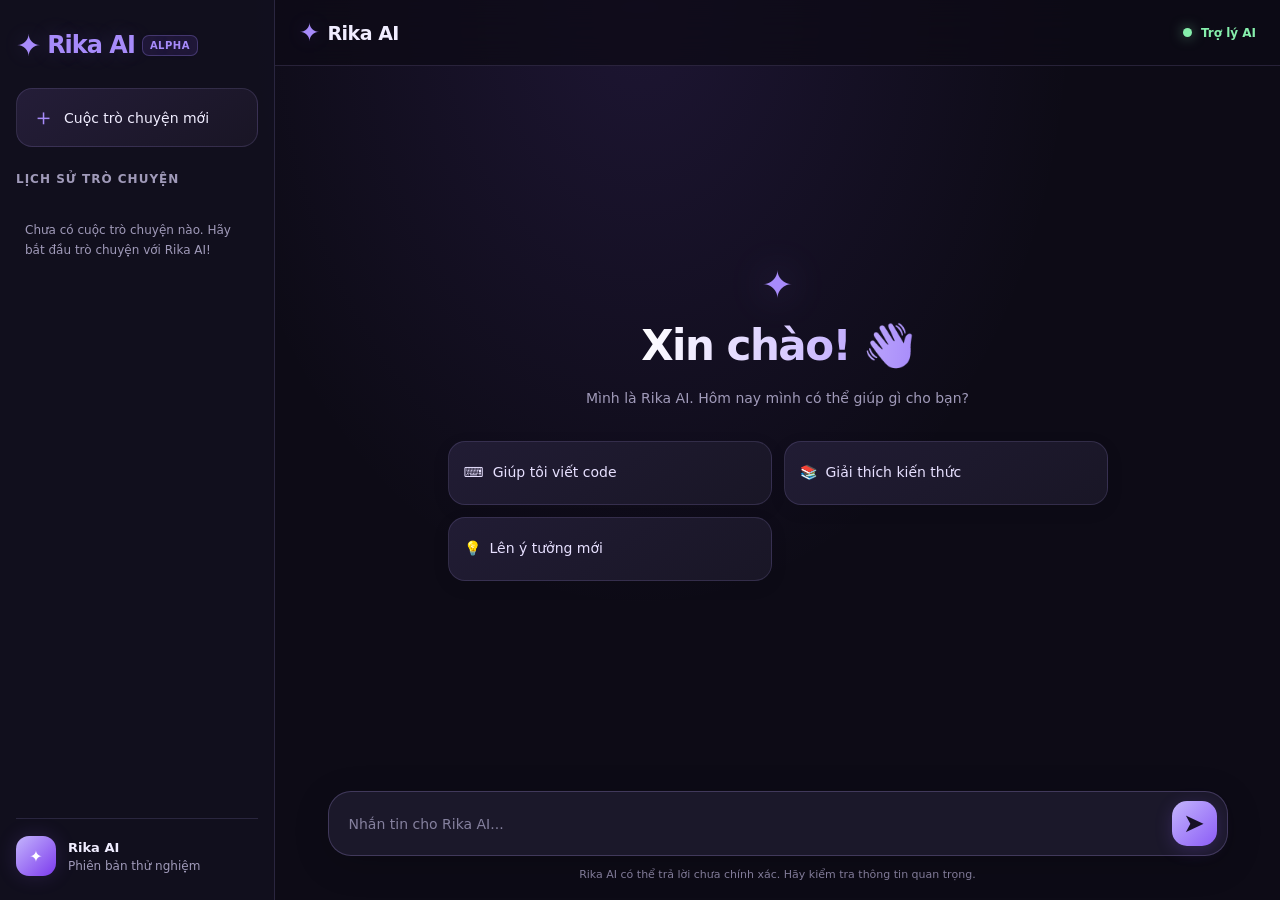
<file: index.html>
<!DOCTYPE html>
<html lang="vi">
<head>
  <meta charset="UTF-8">
  <meta name="viewport" content="width=device-width, initial-scale=1.0">
  <meta name="theme-color" content="#181825">

  <title>Rika AI - Trợ lý AI trực tuyến</title>
  <meta name="description" content="Rika AI - Trợ lý trí tuệ nhân tạo hỗ trợ viết code, học tập và sáng tạo ý tưởng.">
  <meta name="keywords" content="Rika AI, chatbot AI, trợ lý AI, AI trực tuyến">
  <meta name="author" content="Rika AI">
  <meta property="og:title" content="Rika AI - Trợ lý AI trực tuyến">
  <meta property="og:description" content="Trò chuyện với Rika AI, trợ lý AI của bạn.">
  <meta property="og:type" content="website">

  <link rel="stylesheet" href="style.css">
</head>
<body>
  <div class="app">

    <aside class="sidebar" id="sidebar">
      <div class="sidebar-top">
        <a href="./" class="brand" aria-label="Rika AI trang chủ">
          <span class="brand-icon">✦</span>
          <span>Rika AI</span>
          <span class="version">ALPHA</span>
        </a>

        <button id="closeSidebarBtn" class="icon-btn close-sidebar"
          type="button" aria-label="Đóng menu">✕</button>
      </div>

      <button id="newChatBtn" class="new-chat" type="button">
        <span>＋</span> Cuộc trò chuyện mới
      </button>

      <div class="history-heading">LỊCH SỬ TRÒ CHUYỆN</div>
      <div id="historyList" class="history-list"></div>

      <div class="sidebar-bottom">
        <div class="profile-icon">✦</div>
        <div class="profile-info">
          <strong>Rika AI</strong>
          <span>Phiên bản thử nghiệm</span>
        </div>
      </div>
    </aside>

    <div id="sidebarOverlay" class="sidebar-overlay"></div>

    <main class="main">
      <header class="header">
        <button id="menuBtn" class="icon-btn menu-btn"
          type="button" aria-label="Mở menu">☰</button>

        <div class="header-brand">
          <span class="header-logo">✦</span>
          <span>Rika AI</span>
        </div>

        <div class="status">
          <span class="status-dot"></span>
          <span>Trợ lý AI</span>
        </div>
      </header>

      <section id="chatBox" class="chat-box" aria-live="polite">
        <div id="welcomeBox" class="welcome">
          <div class="welcome-logo">✦</div>
          <h1>Xin chào! 👋</h1>
          <p>Mình là Rika AI. Hôm nay mình có thể giúp gì cho bạn?</p>

          <div class="suggestions">
            <button class="suggestion" type="button"
              data-prompt="Giúp tôi viết code và giải thích từng bước.">
              <span>⌨</span>
              <span>Giúp tôi viết code</span>
            </button>

            <button class="suggestion" type="button"
              data-prompt="Giải thích cho tôi một kiến thức theo cách dễ hiểu.">
              <span>📚</span>
              <span>Giải thích kiến thức</span>
            </button>

            <button class="suggestion" type="button"
              data-prompt="Giúp tôi lên một ý tưởng mới thật sáng tạo.">
              <span>💡</span>
              <span>Lên ý tưởng mới</span>
            </button>
          </div>
        </div>
      </section>

      <form id="chatForm" class="input-area">
        <div class="input-wrap">
          <textarea id="userInput" rows="1"
            placeholder="Nhắn tin cho Rika AI..."
            aria-label="Tin nhắn"
            maxlength="20000"></textarea>

          <button id="sendBtn" type="submit"
            aria-label="Gửi tin nhắn">➤</button>
        </div>

        <p class="disclaimer">
          Rika AI có thể trả lời chưa chính xác.
          Hãy kiểm tra thông tin quan trọng.
        </p>
      </form>
    </main>
  </div>

  <script src="script.js" defer></script>
</body>
</html>
</file>
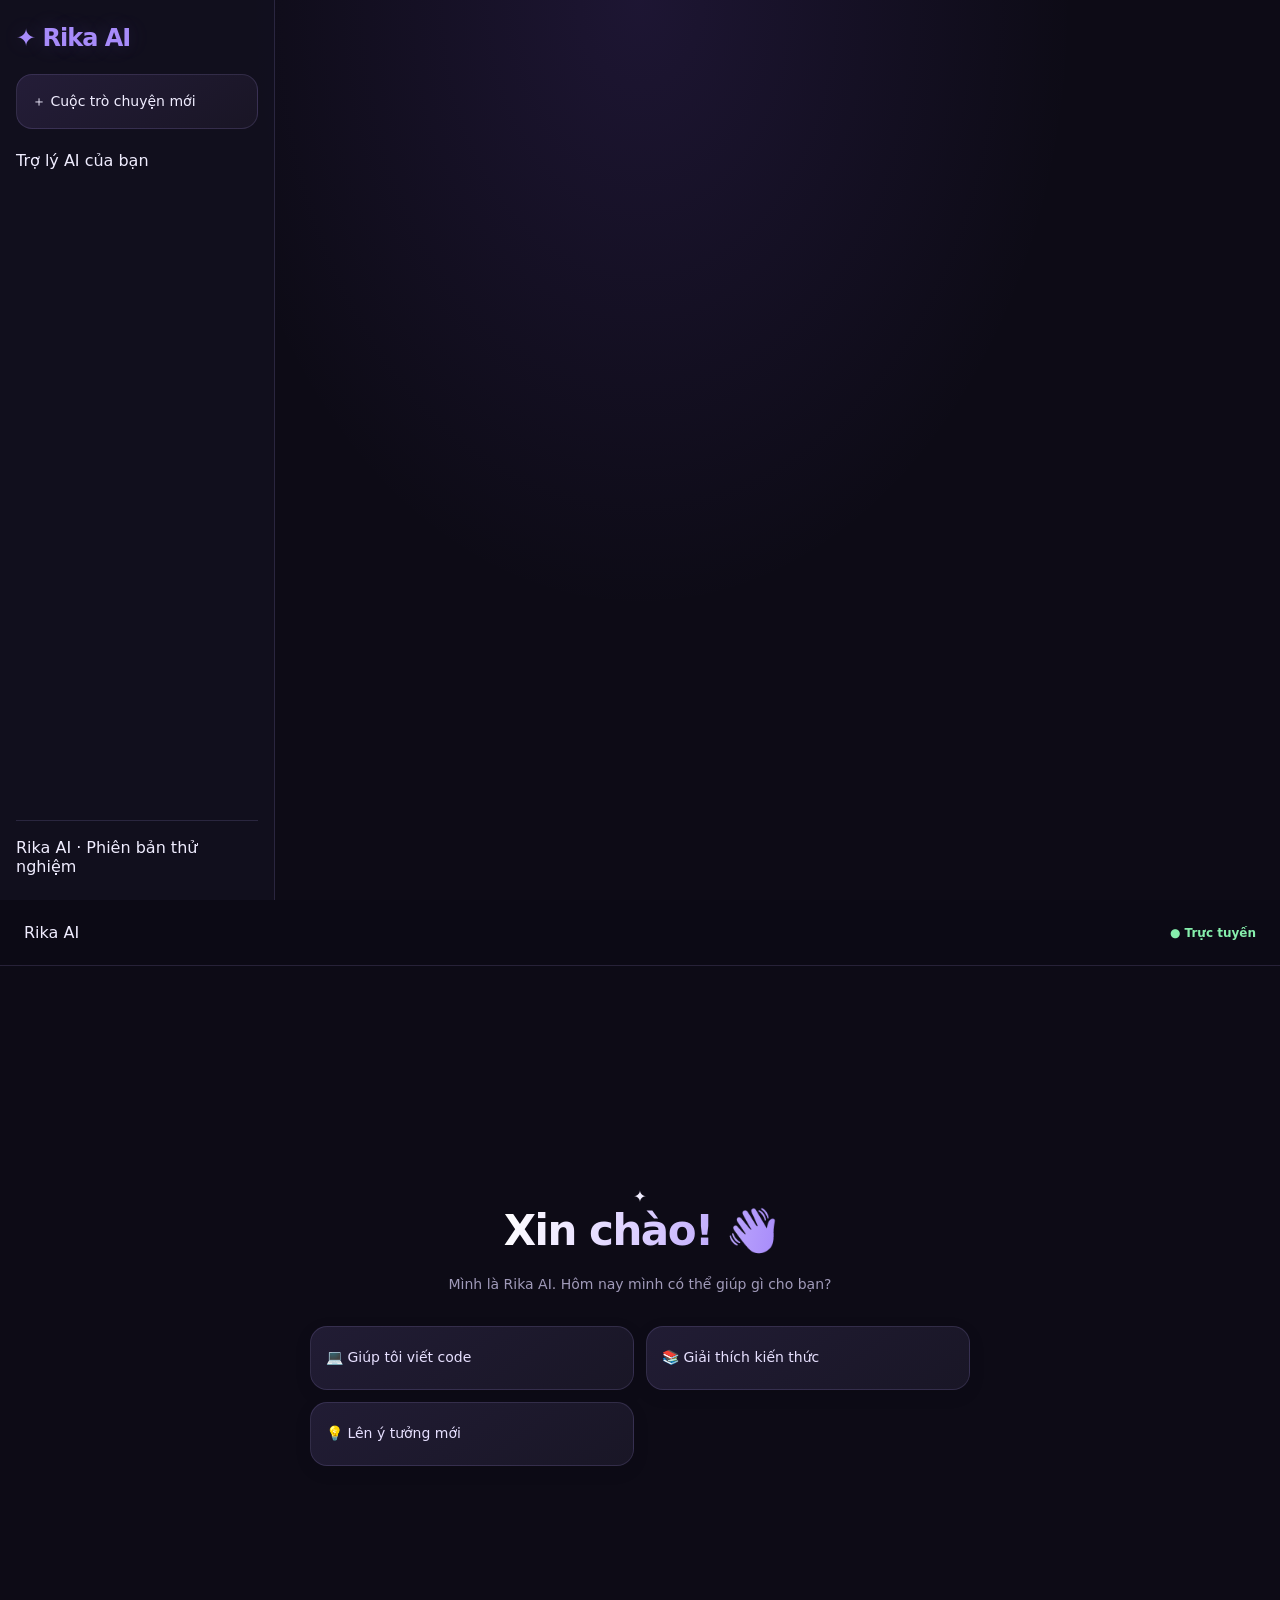
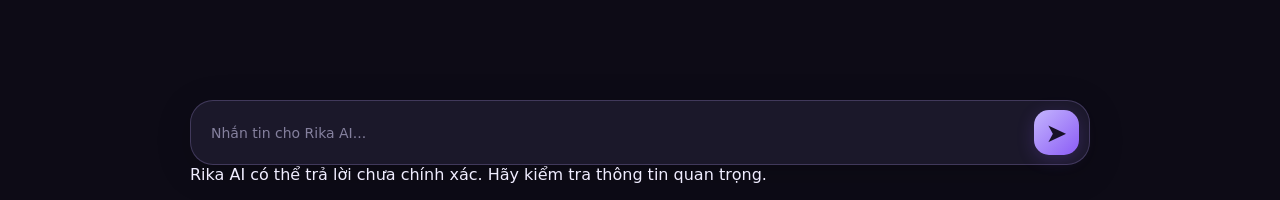
<file: index (1).html>
<!DOCTYPE html>
<html lang="vi">
<head>
  <meta charset="UTF-8">
  <meta name="viewport" content="width=device-width, initial-scale=1.0">
  <title>Rika AI</title>
  <link rel="stylesheet" href="style.css">
</head>
<body>
  <aside class="sidebar">
    <div class="brand">✦ Rika AI</div>
    <button id="newChatBtn" class="new-chat">＋ Cuộc trò chuyện mới</button>
    <p class="side-note">Trợ lý AI của bạn</p>
    <div class="sidebar-bottom">Rika AI · Phiên bản thử nghiệm</div>
  </aside>

  <main class="main">
    <header class="header">
      <button id="menuBtn" class="menu-btn" aria-label="Mở menu">☰</button>
      <span>Rika AI</span>
      <span class="status">● Trực tuyến</span>
    </header>

    <section id="chatBox" class="chat-box">
      <div id="welcomeBox" class="welcome">
        <div class="logo">✦</div>
        <h1>Xin chào! 👋</h1>
        <p>Mình là Rika AI. Hôm nay mình có thể giúp gì cho bạn?</p>
        <div class="suggestions">
          <button class="suggestion">💻 Giúp tôi viết code</button>
          <button class="suggestion">📚 Giải thích kiến thức</button>
          <button class="suggestion">💡 Lên ý tưởng mới</button>
        </div>
      </div>
    </section>

    <form id="chatForm" class="input-area">
      <div class="input-wrap">
        <textarea id="userInput" rows="1"
          placeholder="Nhắn tin cho Rika AI..."
          aria-label="Tin nhắn"></textarea>
        <button id="sendBtn" type="submit" aria-label="Gửi tin nhắn">➤</button>
      </div>
      <p>Rika AI có thể trả lời chưa chính xác. Hãy kiểm tra thông tin quan trọng.</p>
    </form>
  </main>

  <script src="script.js"></script>
</body>
</html>
</file>
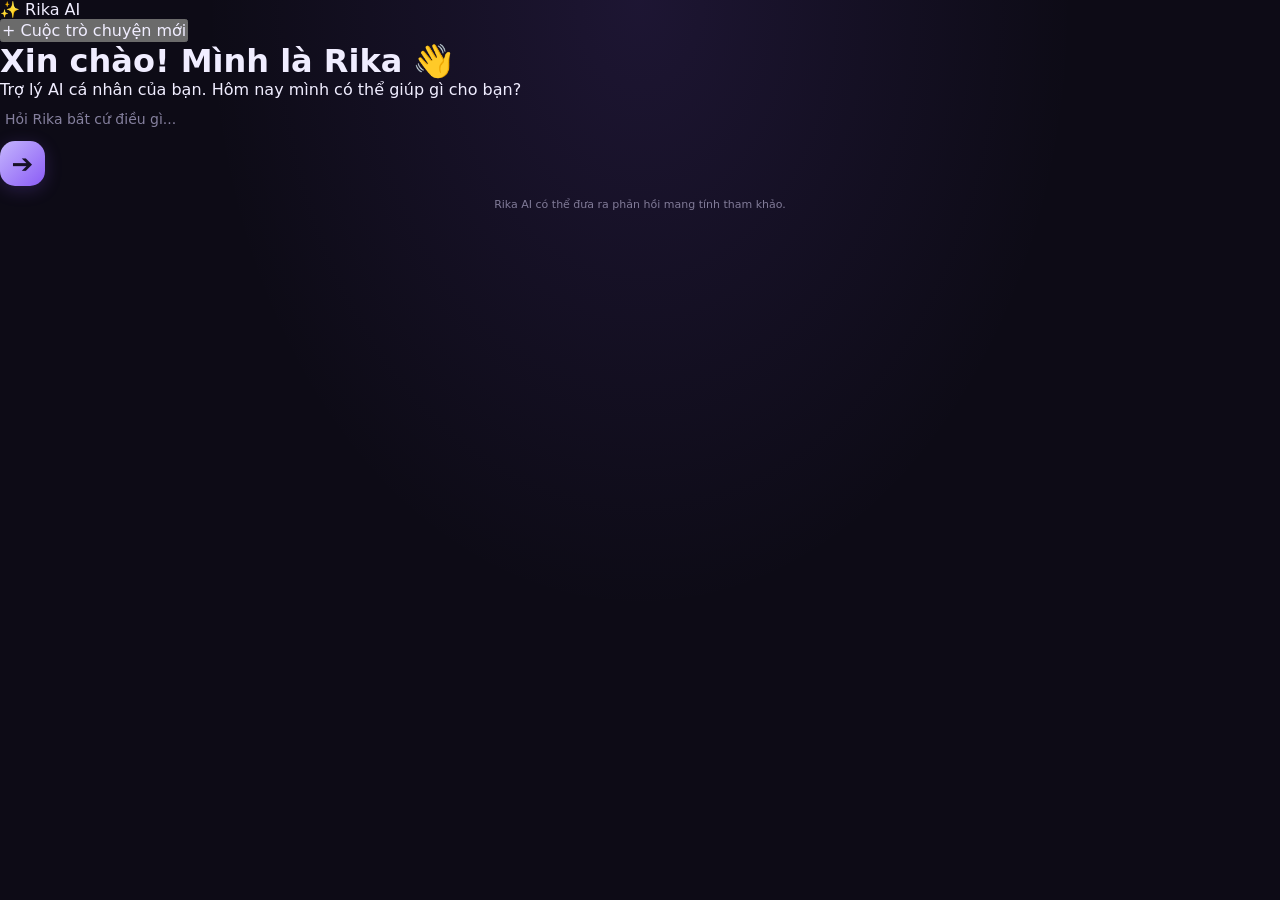
<file: index (2).html>
<!DOCTYPE html>
<html lang="vi">
<head>
    <meta charset="UTF-8">
    <meta name="viewport" content="width=device-width, initial-scale=1.0">
    <title>Rika AI - Trợ Lý Thông Minh</title>
    <link rel="stylesheet" href="style.css">
</head>
<body>

    <header class="app-header">
        <div class="logo">✨ Rika AI</div>
        <button class="new-chat-btn" id="newChatBtn">+ Cuộc trò chuyện mới</button>
    </header>

    <main class="chat-wrapper">
        <div class="chat-messages" id="chatBox" aria-live="polite">
            <div class="welcome-box" id="welcomeBox">
                <h1>Xin chào! Mình là Rika 👋</h1>
                <p>Trợ lý AI cá nhân của bạn. Hôm nay mình có thể giúp gì cho bạn?</p>
            </div>
        </div>

        <div class="input-container">
            <div class="input-box">
                <input type="text" id="userInput" placeholder="Hỏi Rika bất cứ điều gì..." autocomplete="off">
                <button id="sendBtn" type="button" aria-label="Gửi tin nhắn">
                    <span>➔</span>
                </button>
            </div>
            <p class="disclaimer">Rika AI có thể đưa ra phản hồi mang tính tham khảo.</p>
        </div>
    </main>

    <script src="script.js"></script>
</body>
</html>
</file>
<file: style.css>
/* =========================================
   RIKA AI ALPHA — GIAO DIỆN HOÀN CHỈNH
   Tối ưu Android, máy tính và màn hình nhỏ
========================================= */

:root {
  color-scheme: dark;

  --bg: #0d0b16;
  --panel: #12101e;
  --surface: #1b182a;
  --surface-hover: #29233d;

  --text: #f0edff;
  --muted: #a09ab9;

  --accent: #a78bfa;
  --accent-strong: #8b5cf6;
  --success: #86efac;
  --danger: #fda4af;

  --border: rgba(190, 170, 255, 0.15);
  --glow: rgba(139, 92, 246, 0.18);

  --sidebar-width: 275px;
  --radius: 18px;
}

/* RESET */

* {
  margin: 0;
  padding: 0;
  box-sizing: border-box;
}

html {
  width: 100%;
  height: 100%;
  background: var(--bg);
  -webkit-text-size-adjust: 100%;
}

body {
  width: 100%;
  height: 100vh;
  height: 100dvh;
  overflow: hidden;

  color: var(--text);
  background:
    radial-gradient(
      ellipse at 50% 0%,
      rgba(139, 92, 246, 0.13),
      transparent 48%
    ),
    var(--bg);

  font-family:
    system-ui,
    -apple-system,
    BlinkMacSystemFont,
    "Segoe UI",
    sans-serif;

  -webkit-tap-highlight-color: transparent;
}

button,
textarea {
  font: inherit;
}

button {
  color: inherit;
  cursor: pointer;
  -webkit-tap-highlight-color: transparent;
}

button:focus-visible,
a:focus-visible {
  outline: 2px solid var(--accent);
  outline-offset: 3px;
}

button:disabled {
  opacity: 0.55;
  cursor: wait;
}

a {
  color: inherit;
  text-decoration: none;
}

/* KHUNG ỨNG DỤNG */

.app {
  width: 100%;
  height: 100%;
  min-width: 0;

  display: flex;
  overflow: hidden;
  position: relative;
}

/* =========================================
   THANH BÊN
========================================= */

.sidebar {
  width: var(--sidebar-width);
  min-width: var(--sidebar-width);
  height: 100%;

  display: flex;
  flex-direction: column;
  gap: 22px;

  padding: 24px 16px;

  background: rgba(18, 16, 30, 0.98);
  border-right: 1px solid var(--border);

  overflow-x: hidden;
  overflow-y: auto;
  overscroll-behavior: contain;

  scrollbar-width: thin;
  scrollbar-color: #494064 transparent;

  position: relative;
  z-index: 30;
}

.sidebar-top {
  display: flex;
  align-items: center;
  justify-content: space-between;
  gap: 8px;

  min-height: 42px;
}

.brand {
  min-width: 0;

  display: flex;
  align-items: center;
  gap: 7px;

  color: var(--accent);
  font-size: 24px;
  font-weight: 850;
  letter-spacing: -1px;

  white-space: nowrap;

  text-shadow: 0 0 22px rgba(167, 139, 250, 0.2);
}

.brand-icon {
  flex-shrink: 0;
  font-size: 30px;

  animation: star-glow 3s ease-in-out infinite;
}

.version {
  padding: 4px 7px;

  border: 1px solid rgba(167, 139, 250, 0.28);
  border-radius: 7px;

  background: rgba(139, 92, 246, 0.12);

  font-size: 10px;
  font-weight: 800;
  letter-spacing: 0.5px;
}

.icon-btn {
  display: flex;
  align-items: center;
  justify-content: center;
  flex-shrink: 0;

  width: 43px;
  height: 43px;

  border: 1px solid var(--border);
  border-radius: 13px;

  background: rgba(35, 29, 54, 0.75);

  font-size: 22px;

  transition:
    background 0.2s,
    border-color 0.2s,
    transform 0.2s;
}

.icon-btn:hover {
  background: var(--surface-hover);
  border-color: var(--accent);
}

.icon-btn:active {
  transform: scale(0.94);
}

.close-sidebar {
  display: none;
}

.new-chat {
  width: 100%;
  min-height: 55px;

  display: flex;
  align-items: center;
  gap: 9px;

  padding: 13px 15px;

  color: var(--text);
  text-align: left;

  background:
    linear-gradient(145deg, #241d38, #191525);

  border: 1px solid var(--border);
  border-radius: 16px;

  font-size: 14px;

  transition:
    border-color 0.2s,
    background 0.2s,
    transform 0.2s,
    box-shadow 0.2s;
}

.new-chat span {
  font-size: 23px;
  color: var(--accent);
}

.new-chat:hover {
  border-color: var(--accent);
  box-shadow: 0 0 20px var(--glow);
}

.new-chat:active {
  transform: scale(0.98);
}

.history-heading {
  margin-top: 3px;

  color: var(--muted);
  font-size: 12px;
  font-weight: 750;
  letter-spacing: 1px;
}

.history-list {
  display: flex;
  flex-direction: column;
  gap: 8px;

  min-height: 0;
}

.history-empty {
  padding: 12px 9px;

  color: var(--muted);
  font-size: 12px;
  line-height: 1.7;
}

.history-item {
  min-width: 0;

  display: flex;
  align-items: center;
  gap: 5px;

  padding: 4px;

  border: 1px solid transparent;
  border-radius: 12px;

  transition:
    background 0.2s,
    border-color 0.2s;
}

.history-item:hover {
  background: rgba(255, 255, 255, 0.035);
}

.history-item.active {
  background: rgba(139, 92, 246, 0.13);
  border-color: rgba(167, 139, 250, 0.22);
}

.history-open {
  flex: 1;
  min-width: 0;
  min-height: 39px;

  padding: 8px;

  overflow: hidden;
  text-overflow: ellipsis;
  white-space: nowrap;

  color: #dcd5f4;
  text-align: left;
  font-size: 12px;

  background: transparent;
  border: none;
  border-radius: 8px;
}

.history-item.active .history-open {
  color: #e9ddff;
}

.history-delete {
  display: flex;
  align-items: center;
  justify-content: center;
  flex-shrink: 0;

  width: 31px;
  height: 31px;

  color: var(--muted);
  background: transparent;
  border: 1px solid transparent;
  border-radius: 9px;

  opacity: 0.75;
  transition: 0.2s;
}

.history-delete:hover {
  color: var(--danger);
  background: rgba(251, 113, 133, 0.1);
  border-color: rgba(251, 113, 133, 0.2);
  opacity: 1;
}

.sidebar-bottom {
  display: flex;
  align-items: center;
  gap: 12px;

  margin-top: auto;
  padding-top: 17px;

  border-top: 1px solid var(--border);
}

.profile-icon {
  display: flex;
  align-items: center;
  justify-content: center;
  flex-shrink: 0;

  width: 40px;
  height: 40px;

  border-radius: 13px;

  color: #fff;
  background: linear-gradient(135deg, #c4b5fd, #7c3aed);

  box-shadow: 0 0 20px var(--glow);
}

.profile-info {
  display: flex;
  flex-direction: column;
  gap: 4px;

  min-width: 0;
  font-size: 12px;
}

.profile-info strong {
  font-size: 13px;
}

.profile-info span {
  color: var(--muted);
}

/* LỚP PHỦ MENU ĐIỆN THOẠI */

.sidebar-overlay {
  display: none;
}

/* =========================================
   KHUNG CHAT CHÍNH
========================================= */

.main {
  flex: 1;
  min-width: 0;
  min-height: 0;
  height: 100%;

  display: flex;
  flex-direction: column;

  position: relative;
  overflow: hidden;
}

/* THANH ĐẦU TRANG */

.header {
  min-height: 66px;
  flex-shrink: 0;

  display: flex;
  align-items: center;
  gap: 13px;

  padding: 0 24px;

  background: rgba(13, 11, 22, 0.78);
  border-bottom: 1px solid var(--border);

  backdrop-filter: blur(18px);
  -webkit-backdrop-filter: blur(18px);

  position: relative;
  z-index: 2;
}

.menu-btn {
  display: none;
}

.header-brand {
  display: flex;
  align-items: center;
  gap: 8px;

  min-width: 0;

  font-size: 19px;
  font-weight: 800;
  letter-spacing: -0.5px;
}

.header-logo {
  flex-shrink: 0;
  color: var(--accent);
  font-size: 25px;

  filter: drop-shadow(0 0 9px var(--glow));
}

.status {
  margin-left: auto;

  display: flex;
  align-items: center;
  gap: 9px;

  color: var(--success);
  font-size: 12px;
  font-weight: 650;

  white-space: nowrap;
}

.status-dot {
  width: 9px;
  height: 9px;

  flex-shrink: 0;

  border-radius: 50%;
  background: var(--success);

  box-shadow: 0 0 13px rgba(134, 239, 172, 0.55);

  animation: status-pulse 2s ease-in-out infinite;
}

/* =========================================
   KHUNG TIN NHẮN
========================================= */

.chat-box {
  flex: 1;
  min-height: 0;
  min-width: 0;

  display: flex;
  flex-direction: column;
  gap: 22px;

  padding: 30px 22px;

  overflow-x: hidden;
  overflow-y: auto;
  overscroll-behavior: contain;

  scroll-behavior: smooth;

  scrollbar-width: thin;
  scrollbar-color: #494064 transparent;
}

.chat-box::-webkit-scrollbar {
  width: 6px;
}

.chat-box::-webkit-scrollbar-thumb {
  background: #494064;
  border-radius: 20px;
}

.chat-box::-webkit-scrollbar-track {
  background: transparent;
}

/* =========================================
   MÀN HÌNH CHÀO
========================================= */

.welcome {
  width: 100%;
  max-width: 660px;

  margin: auto;

  display: flex;
  flex-direction: column;
  align-items: center;

  padding: 28px 0;

  text-align: center;

  animation: welcome-in 0.5s ease both;
}

.welcome-logo {
  margin-bottom: 12px;

  color: var(--accent);
  font-size: 38px;
  line-height: 1.2;

  filter: drop-shadow(0 0 20px rgba(167, 139, 250, 0.4));

  animation: star-glow 3s ease-in-out infinite;
}

.welcome h1 {
  margin-bottom: 15px;

  font-size: clamp(29px, 4vw, 42px);
  font-weight: 850;
  letter-spacing: -1.5px;
  line-height: 1.2;

  background: linear-gradient(
    100deg,
    #ffffff,
    #d8caff 55%,
    #a78bfa
  );

  -webkit-background-clip: text;
  background-clip: text;
  color: transparent;
}

.welcome p {
  max-width: 540px;

  color: var(--muted);
  font-size: 14px;
  line-height: 1.8;
}

/* GỢI Ý */

.suggestions {
  width: 100%;

  display: grid;
  grid-template-columns: repeat(2, minmax(0, 1fr));
  gap: 12px;

  margin-top: 29px;
}

.suggestion {
  min-width: 0;
  min-height: 64px;

  display: flex;
  align-items: center;
  gap: 9px;

  padding: 14px 15px;

  color: #e7e0ff;
  text-align: left;
  line-height: 1.55;
  font-size: 14px;

  background:
    linear-gradient(145deg, #211c34, #191626);

  border: 1px solid var(--border);
  border-radius: 17px;

  box-shadow: 0 5px 18px rgba(0, 0, 0, 0.08);

  transition:
    border-color 0.22s,
    background 0.22s,
    box-shadow 0.22s,
    transform 0.22s;
}

.suggestion span:first-child {
  flex-shrink: 0;
}

.suggestion:hover {
  background: var(--surface-hover);
  border-color: var(--accent);
  box-shadow: 0 0 22px var(--glow);
}

.suggestion:active {
  transform: scale(0.98);
}

/* =========================================
   TIN NHẮN NGƯỜI DÙNG VÀ AI
========================================= */

.message {
  width: fit-content;
  max-width: min(85%, 780px);
  min-width: 0;

  padding: 14px 17px;

  color: var(--text);

  border: 1px solid var(--border);
  border-radius: 19px;

  font-size: 14px;
  line-height: 1.8;

  overflow-wrap: anywhere;
  word-break: normal;
  white-space: pre-wrap;

  animation: message-in 0.22s ease both;
}

.message.user {
  align-self: flex-end;

  color: #fff;

  background: linear-gradient(135deg, #7450c9, #5635a0);

  border-color: rgba(196, 181, 253, 0.25);
  border-bottom-right-radius: 6px;

  box-shadow: 0 5px 22px rgba(91, 52, 166, 0.15);
}

.message.ai {
  align-self: flex-start;

  background: linear-gradient(145deg, #201c30, #181525);

  border-bottom-left-radius: 6px;
}

.message.error {
  color: var(--danger);

  border-color: rgba(251, 113, 133, 0.3);
  background: rgba(80, 25, 45, 0.25);
}

.message.loading {
  color: #c4b5fd;
}

.message.loading::after {
  content: "";
  display: inline-block;

  width: 6px;
  height: 6px;

  margin-left: 7px;

  vertical-align: middle;

  border-radius: 50%;
  background: var(--accent);

  animation: loading-dot 0.8s ease-in-out infinite alternate;
}

/* NỘI DUNG MARKDOWN */

.message p {
  margin: 0 0 12px;
}

.message p:last-child {
  margin-bottom: 0;
}

.message h1,
.message h2,
.message h3 {
  margin: 19px 0 10px;

  color: #e2d7ff;
  line-height: 1.4;
}

.message h1 {
  font-size: 23px;
}

.message h2 {
  font-size: 20px;
}

.message h3 {
  font-size: 17px;
}

.message ul,
.message ol {
  padding-left: 24px;
  margin: 10px 0 14px;
}

.message li {
  margin: 5px 0;
  padding-left: 3px;
}

.message blockquote {
  margin: 12px 0;
  padding: 10px 14px;

  color: #c4b5fd;

  border-left: 3px solid var(--accent);
  border-radius: 0 9px 9px 0;

  background: rgba(139, 92, 246, 0.08);
}

.message hr {
  height: 1px;
  margin: 17px 0;

  border: 0;
  background: var(--border);
}

.message code {
  padding: 2px 6px;

  color: #d8b4fe;

  background: rgba(139, 92, 246, 0.13);
  border: 1px solid rgba(167, 139, 250, 0.12);
  border-radius: 6px;

  font-family: "SFMono-Regular", Consolas, monospace;
  font-size: 0.9em;

  overflow-wrap: anywhere;
}

.message pre {
  max-width: 100%;
  margin: 14px 0;

  overflow: hidden;

  background: #100e19;
  border: 1px solid var(--border);
  border-radius: 13px;

  white-space: normal;
}

.message pre > code {
  display: block;

  padding: 15px;

  overflow-x: auto;

  color: #e9e4ff;
  background: transparent;
  border: 0;
  border-radius: 0;

  font-size: 12px;
  line-height: 1.7;

  white-space: pre;
  overflow-wrap: normal;
}

.code-header {
  min-height: 42px;

  display: flex;
  align-items: center;
  justify-content: space-between;
  gap: 10px;

  padding: 7px 11px;

  color: var(--muted);
  background: rgba(255, 255, 255, 0.025);

  border-bottom: 1px solid var(--border);

  font-size: 11px;
}

.message-actions {
  display: flex;
  flex-wrap: wrap;
  gap: 8px;

  margin-top: 14px;
  padding-top: 10px;

  border-top: 1px solid var(--border);
}

.copy-btn {
  min-height: 32px;

  padding: 7px 11px;

  color: #d8caff;
  background: rgba(139, 92, 246, 0.1);

  border: 1px solid var(--border);
  border-radius: 9px;

  font-size: 11px;

  transition:
    background 0.2s,
    border-color 0.2s;
}

.copy-btn:hover {
  background: rgba(139, 92, 246, 0.2);
  border-color: var(--accent);
}

/* =========================================
   KHUNG NHẬP TIN NHẮN
========================================= */

.input-area {
  width: 100%;
  max-width: 940px;

  flex-shrink: 0;

  margin: 0 auto;
  padding: 13px 20px 16px;

  background: transparent;
}

.input-wrap {
  width: 100%;
  min-width: 0;

  display: flex;
  align-items: flex-end;
  gap: 10px;

  padding: 9px 10px 9px 15px;

  background: rgba(29, 25, 44, 0.96);

  border: 1px solid rgba(190, 170, 255, 0.23);
  border-radius: 23px;

  box-shadow:
    0 8px 35px rgba(0, 0, 0, 0.17),
    0 0 0 0 rgba(167, 139, 250, 0);

  transition:
    border-color 0.2s,
    box-shadow 0.2s;
}

.input-wrap:focus-within {
  border-color: var(--accent);

  box-shadow:
    0 8px 35px rgba(0, 0, 0, 0.17),
    0 0 0 3px rgba(167, 139, 250, 0.09);
}

#userInput {
  display: block;

  flex: 1;
  min-width: 0;
  min-height: 42px;
  max-height: 150px;

  margin: 0;
  padding: 9px 5px;

  resize: none;
  overflow-y: auto;

  color: var(--text);
  background: transparent;

  border: 0;
  outline: none;
  box-shadow: none;

  border-radius: 0;

  font-family: inherit;
  font-size: 14px;
  line-height: 1.65;

  overflow-wrap: anywhere;
  -webkit-appearance: none;
  appearance: none;
}

#userInput:focus,
#userInput:focus-visible {
  border: 0;
  outline: none;
  box-shadow: none;
}

#userInput::placeholder {
  color: #85809e;
  opacity: 1;
}

#userInput:disabled {
  opacity: 0.7;
  cursor: wait;
}

#sendBtn {
  width: 45px;
  height: 45px;

  display: flex;
  align-items: center;
  justify-content: center;

  flex-shrink: 0;

  margin: 0;
  padding: 0;

  color: #171126;

  background: linear-gradient(135deg, #c4b5fd, #8b5cf6);

  border: 0;
  border-radius: 15px;

  font-size: 26px;
  font-weight: 850;
  line-height: 1;

  box-shadow: 0 4px 17px rgba(139, 92, 246, 0.22);

  transition:
    transform 0.2s,
    filter 0.2s,
    opacity 0.2s;
}

#sendBtn:hover {
  filter: brightness(1.12);
}

#sendBtn:active {
  transform: scale(0.92);
}

#sendBtn:disabled {
  opacity: 0.5;
  cursor: wait;
}

.disclaimer {
  margin-top: 10px;
  padding: 0 5px;

  color: #817b98;
  text-align: center;

  font-size: 11px;
  line-height: 1.65;
}

/* =========================================
   HIỆU ỨNG
========================================= */

@keyframes welcome-in {
  from {
    opacity: 0;
    transform: translateY(12px);
  }

  to {
    opacity: 1;
    transform: translateY(0);
  }
}

@keyframes message-in {
  from {
    opacity: 0;
    transform: translateY(7px);
  }

  to {
    opacity: 1;
    transform: translateY(0);
  }
}

@keyframes star-glow {
  0%, 100% {
    filter: drop-shadow(0 0 7px rgba(167, 139, 250, 0.2));
  }

  50% {
    filter: drop-shadow(0 0 18px rgba(167, 139, 250, 0.55));
  }
}

@keyframes status-pulse {
  0%, 100% {
    opacity: 1;
    box-shadow: 0 0 12px rgba(134, 239, 172, 0.4);
  }

  50% {
    opacity: 0.65;
    box-shadow: 0 0 19px rgba(134, 239, 172, 0.7);
  }
}

@keyframes loading-dot {
  from {
    opacity: 0.35;
    transform: scale(0.75);
  }

  to {
    opacity: 1;
    transform: scale(1.15);
  }
}

/* =========================================
   ĐIỆN THOẠI VÀ MÀN HÌNH NHỎ
========================================= */

@media (max-width: 650px) {
  .sidebar {
    position: fixed;

    top: 0;
    bottom: 0;
    left: 0;

    width: min(300px, 86vw);
    min-width: 0;
    height: 100vh;
    height: 100dvh;

    padding: 22px 16px;
    gap: 22px;

    background: #12101e;

    border-right: 1px solid var(--border);

    box-shadow: 15px 0 45px rgba(0, 0, 0, 0.4);

    z-index: 50;

    visibility: hidden;
    pointer-events: none;

    transform: translateX(-105%);

    transition:
      transform 0.25s ease,
      visibility 0.25s;
  }

  .sidebar.open {
    visibility: visible;
    pointer-events: auto;

    transform: translateX(0);
  }

  .sidebar-top {
    gap: 8px;
  }

  .brand {
    font-size: 23px;
  }

  .brand-icon {
    font-size: 28px;
  }

  .close-sidebar {
    display: flex;
  }

  .sidebar-overlay {
    display: block;

    position: fixed;
    inset: 0;

    z-index: 40;

    background: rgba(0, 0, 0, 0.58);

    opacity: 0;
    visibility: hidden;
    pointer-events: none;

    transition:
      opacity 0.25s ease,
      visibility 0.25s;
  }

  .sidebar-overlay.visible {
    opacity: 1;
    visibility: visible;
    pointer-events: auto;
  }

  .main {
    width: 100%;
    min-width: 0;
  }

  .header {
    min-height: 60px;

    gap: 10px;
    padding: 0 12px;
  }

  .menu-btn {
    display: flex;

    width: 42px;
    height: 42px;

    font-size: 23px;
  }

  .header-brand {
    gap: 6px;

    font-size: 17px;
    letter-spacing: -0.4px;
  }

  .header-logo {
    font-size: 23px;
  }

  .status {
    gap: 6px;

    font-size: 11px;
  }

  .status-dot {
    width: 8px;
    height: 8px;
  }

  .chat-box {
    gap: 17px;

    padding: 20px 12px;

    scroll-padding-bottom: 12px;
  }

  .welcome {
    padding: 20px 0;
  }

  .welcome-logo {
    font-size: 34px;
    margin-bottom: 10px;
  }

  .welcome h1 {
    margin-bottom: 13px;

    font-size: clamp(27px, 7vw, 35px);
    letter-spacing: -1px;
  }

  .welcome p {
    padding: 0 5px;

    font-size: 13px;
    line-height: 1.8;
  }

  .suggestions {
    grid-template-columns: 1fr;
    gap: 10px;

    margin-top: 24px;
  }

  .suggestion {
    min-height: 55px;

    padding: 13px 14px;

    border-radius: 16px;

    font-size: 13px;
  }

  .message {
    max-width: 92%;

    padding: 12px 14px;

    border-radius: 16px;

    font-size: 14px;
    line-height: 1.75;
  }

  .message h1 {
    font-size: 21px;
  }

  .message h2 {
    font-size: 19px;
  }

  .message h3 {
    font-size: 16px;
  }

  .message pre > code {
    padding: 12px;
    font-size: 12px;
  }

  .input-area {
    padding: 9px 10px max(12px, env(safe-area-inset-bottom));
  }

  .input-wrap {
    gap: 8px;

    padding: 7px 8px 7px 12px;

    border-radius: 21px;
  }

  #userInput {
    min-height: 42px;
    max-height: 125px;

    padding: 9px 3px;

    font-size: 16px;
    line-height: 1.6;
  }

  #sendBtn {
    width: 42px;
    height: 42px;

    border-radius: 14px;

    font-size: 24px;
  }

  .disclaimer {
    margin-top: 8px;
    font-size: 10px;
  }
}

/* ĐIỆN THOẠI RẤT HẸP */

@media (max-width: 360px) {
  .header {
    gap: 7px;
    padding: 0 8px;
  }

  .menu-btn {
    width: 38px;
    height: 38px;
  }

  .header-brand {
    font-size: 15px;
  }

  .header-logo {
    font-size: 20px;
  }

  .status {
    font-size: 10px;
    gap: 4px;
  }

  .chat-box {
    padding-right: 9px;
    padding-left: 9px;
  }

  .input-area {
    padding-right: 7px;
    padding-left: 7px;
  }
}

/* MÀN HÌNH NGANG TRÊN ĐIỆN THOẠI */

@media (max-width: 800px) and (orientation: landscape) {
  .header {
    min-height: 52px;
  }

  .chat-box {
    padding-top: 13px;
    padding-bottom: 13px;
  }

  .welcome {
    padding: 12px 0;
  }

  .welcome-logo {
    font-size: 28px;
    margin-bottom: 5px;
  }

  .welcome h1 {
    margin-bottom: 7px;
    font-size: 27px;
  }

  .suggestions {
    margin-top: 14px;
  }

  .suggestion {
    min-height: 44px;
    padding: 9px 12px;
  }

  .input-area {
    padding-top: 7px;
    padding-bottom: 8px;
  }

  #userInput {
    max-height: 90px;
  }

  .disclaimer {
    margin-top: 5px;
  }
}

/* GIẢM HIỆU ỨNG NẾU NGƯỜI DÙNG YÊU CẦU */

@media (prefers-reduced-motion: reduce) {
  *,
  *::before,
  *::after {
    animation-duration: 0.01ms !important;
    animation-iteration-count: 1 !important;
    scroll-behavior: auto !important;
    transition-duration: 0.01ms !important;
  }
}
</file>
